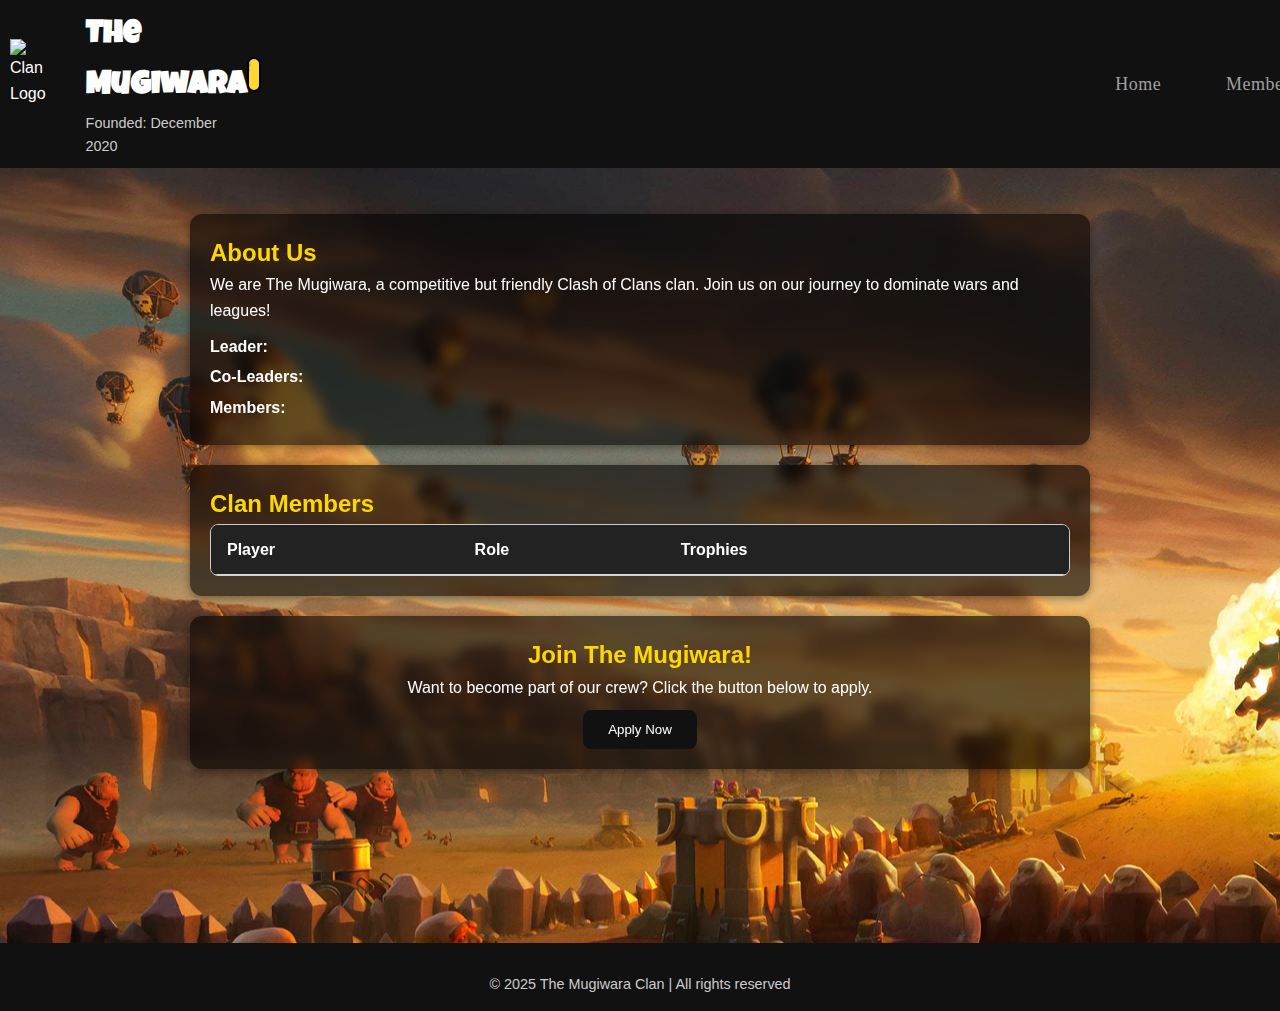
<file: members.html>
<!DOCTYPE html>
<html lang="en">
<head>
  <meta charset="UTF-8">
  <meta name="viewport" content="width=device-width, initial-scale=1.0">
  <title>The Mugiwara Clan</title>
  <link rel="stylesheet" href="assets/css/mstyle.css">
  <link href="https://fonts.googleapis.com/css2?family=Luckiest+Guy&display=swap" rel="stylesheet">

</head>
<body>

<!-- HEADER -->
    <header>
        <img alt="Clan Logo" class="clan-logo" id="clanBadge">

        <div class="clan-header-text">
            <h1>The Mugiwara</h1>
            <p>Founded: December 2020</p>
            
        </div>
        <button class="Join-btn">
          <a class="join-link" href="https://link.clashofclans.com/?action=OpenClanProfile&tag=2L0QRVR2V" target="_blank">
          </a>
          <img class="join-img" src="assets/bar.png">

          <span class="join-us">Join us</span>
          <span class="now">Now</span>
        </button>

        <nav class="navbar">
            <a class="navHead" href="home.html">Home</a> 
            <a class="navHead" href="members.html">Members</a> 
            <a class="navHead" href="rules.html">Rules</a>
        </nav>

        <div class="LogoCoc">
            <img src="assets/coc_logo.png" alt="Clash of Clans Logo">
        </div>

    </header>


  <main><br>
    <!-- ABOUT SECTION -->
    <section class="about">
        <h2>About Us</h2>
        <p>We are The Mugiwara, a competitive but friendly Clash of Clans clan. Join us on our journey to dominate wars and leagues!</p>
        <ul>
        <li><strong>Leader:</strong> <span id="leader"></span></li>
        <li><strong>Co-Leaders:</strong> <span id="co-leaders"></span></li>
        <li><strong>Members:</strong> <span id="members"></span></li>
        </ul>
    </section>

    <section class="clan-members">
  <h2>Clan Members</h2>
  <div class="table-container">
    <table>
      <thead>
        <tr>
          <th>Player</th>
          <th>Role</th>
          <th>Trophies</th>
          <th></th>
        </tr>
      </thead>
      <tbody>
        
      </tbody>
    </table>
  </div>
</section>


    <!-- RECRUIT -->
    <section class="recruit">
        <h2>Join The Mugiwara!</h2>
        <p>Want to become part of our crew? Click the button below to apply.</p>
        <button id="recruit-btn">Apply Now</button>
    </section>
    <br><br><br><br><br><br>
  </main>
  <!-- FOOTER -->
  <footer>
    <p>&copy; 2025 The Mugiwara Clan | All rights reserved</p>
  </footer>

  <script src="assets/js/mscript.js"></script>
  <script src="config.js"></script>
</body>
</html>
</file>
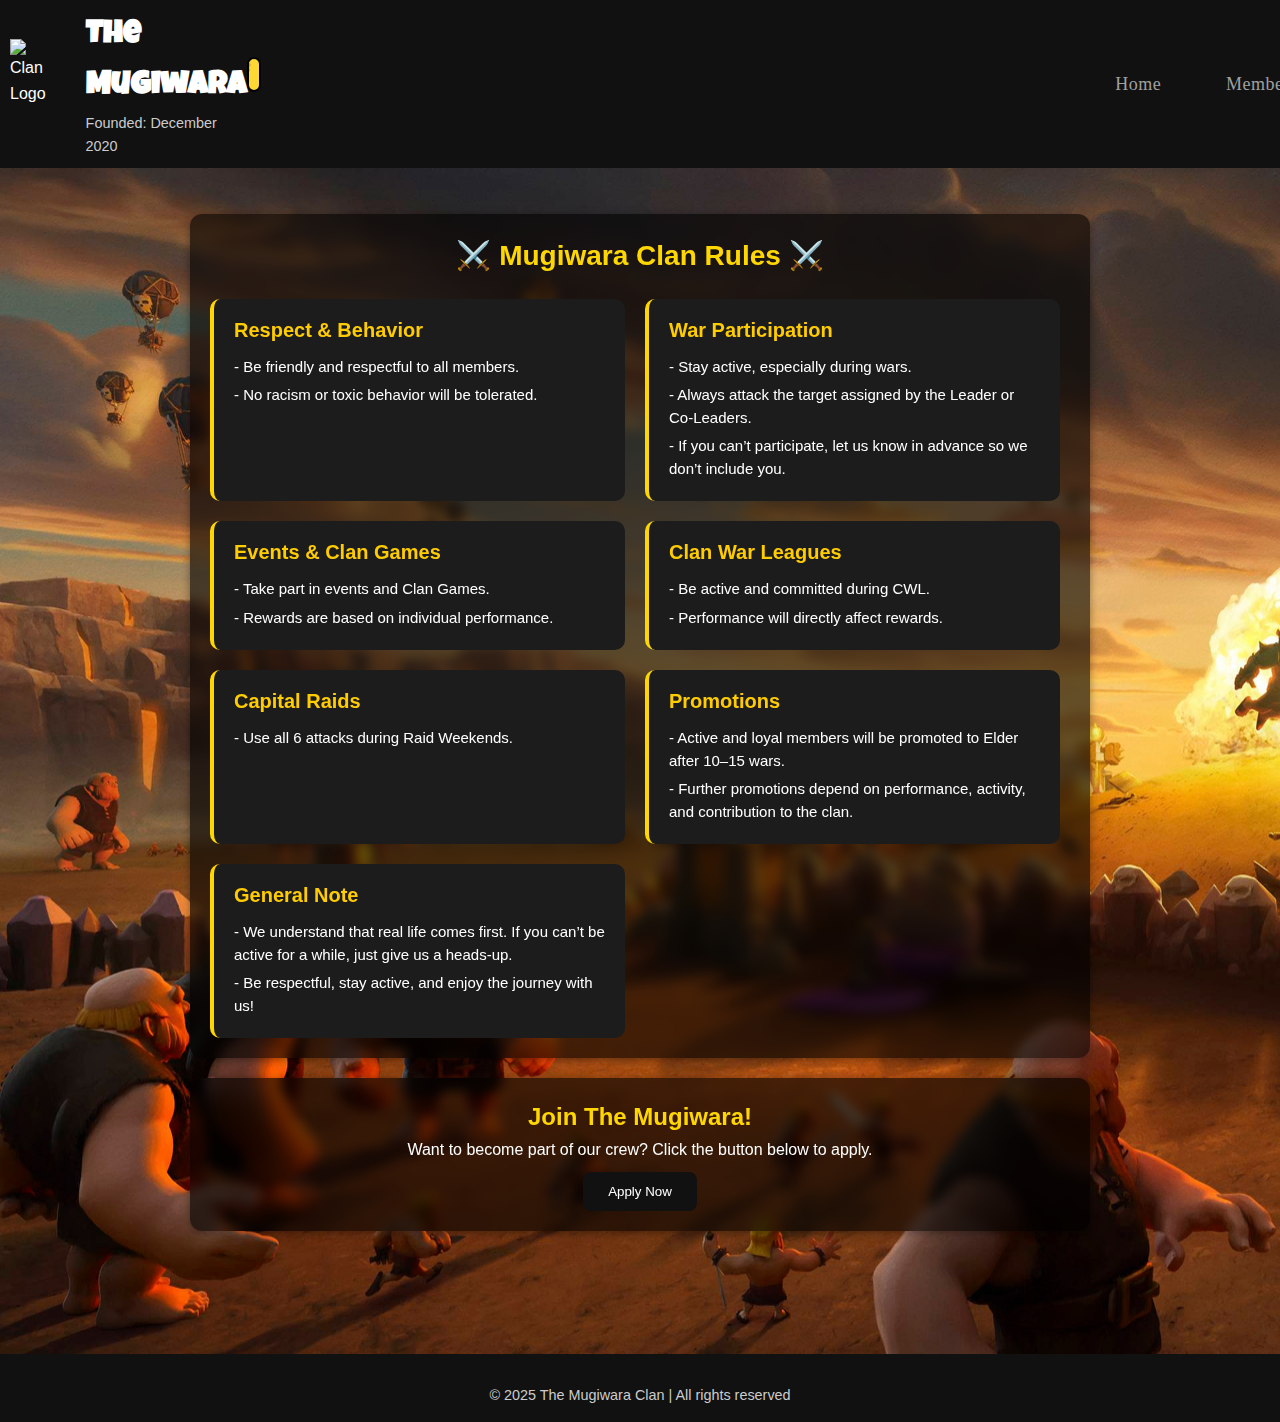
<file: rules.html>
<!DOCTYPE html>
<html lang="en">
<head>
  <meta charset="UTF-8">
  <meta name="viewport" content="width=device-width, initial-scale=1.0">
  <title>The Mugiwara Clan</title>
  <link rel="stylesheet" href="assets/css/style.css">
  <link href="https://fonts.googleapis.com/css2?family=Luckiest+Guy&display=swap" rel="stylesheet">

</head>
<body>

  <!-- HEADER -->
    <header>
        <img alt="Clan Logo" class="clan-logo" id="clanBadge">

        <div class="clan-header-text">
            <h1>The Mugiwara</h1>
            <p>Founded: December 2020</p>
        </div>

        <button class="Join-btn">
          <a class="join-link" href="https://link.clashofclans.com/?action=OpenClanProfile&tag=2L0QRVR2V" target="_blank">
          </a>
          <img class="join-img" src="assets/bar.png">

          <span class="join-us">Join us</span>
          <span class="now">Now</span>
        </button>

        <nav class="navbar">
            <a class="navHead" href="home.html">Home</a> 
            <a class="navHead" href="members.html">Members</a> 
            <a class="navHead" href="rules.html">Rules</a>
        </nav>

        <div class="LogoCoc">
            <img src="assets/coc_logo.png" alt="Clash of Clans Logo">
        </div>
    </header>


  <main><br>
    <!-- ABOUT SECTION -->
     <!--Rules-->


    <section class="clan-rules">
      <h2>⚔️ Mugiwara Clan Rules ⚔️</h2>
      
      <div class="rules-container">
        <div class="rule-box">
          <h3>Respect & Behavior</h3>
          <ul>
            <li>- Be friendly and respectful to all members.</li>
            <li>- No racism or toxic behavior will be tolerated.</li>
          </ul>
        </div>

        <div class="rule-box">
          <h3>War Participation</h3>
          <ul>
            <li>- Stay active, especially during wars.</li>
            <li>- Always attack the target assigned by the Leader or Co-Leaders.</li>
            <li>- If you can’t participate, let us know in advance so we don’t include you.</li>
          </ul>
        </div>

        <div class="rule-box">
          <h3>Events & Clan Games</h3>
          <ul>
            <li>- Take part in events and Clan Games.</li>
            <li>- Rewards are based on individual performance.</li>
          </ul>
        </div>

        <div class="rule-box">
          <h3>Clan War Leagues</h3>
          <ul>
            <li>- Be active and committed during CWL.</li>
            <li>- Performance will directly affect rewards.</li>
          </ul>
        </div>

        <div class="rule-box">
          <h3>Capital Raids</h3>
          <ul>
            <li>- Use all 6 attacks during Raid Weekends.</li>
          </ul>
        </div>

        <div class="rule-box">
          <h3>Promotions</h3>
          <ul>
            <li>- Active and loyal members will be promoted to Elder after 10–15 wars.</li>
            <li>- Further promotions depend on performance, activity, and contribution to the clan.</li>
          </ul>
        </div>

        <div class="rule-box">
          <h3>General Note</h3>
          <ul>
            <li>- We understand that real life comes first. If you can’t be active for a while, just give us a heads-up.</li>
            <li>- Be respectful, stay active, and enjoy the journey with us!</li>
          </ul>
        </div>
      </div>
</section>

    <!-- RECRUIT -->
    <section class="recruit">
        <h2>Join The Mugiwara!</h2>
        <p>Want to become part of our crew? Click the button below to apply.</p>
        <button id="recruit-btn">Apply Now</button>
    </section>
<br><br><br><br>






  </main>
  <!-- FOOTER -->
  <footer>
    <p>&copy; 2025 The Mugiwara Clan | All rights reserved</p>
  </footer>

  <script src="assets/js/script.js"></script>
</body>
</html>
</file>
<file: assets/css/mstyle.css>
/* Reset */
* {
  margin: 0;
  padding: 0;
  box-sizing: border-box;
  font-family: Arial, sans-serif;
}

body {
  background: #f4f4f4;
  color: #222;
  line-height: 1.6;

}
main{
  background-image: url(/assets/BgHome.png) ;
  background-repeat: no-repeat; /* stops repeating */
  margin: 0;
}

header {
  display: flex;
  align-items: center;
  justify-content: space-between; /* push first and last element apart */
  padding: 10px;
  background: #111;
  color: #fff;
}
nav{
    height: 10vh;
    display : flex;
    justify-content: space-evenly;
    min-width: 400px;
    margin: auto;
    align-items: center;
}

.navHead{
    position: relative;
    text-decoration: none;
    font-family: "Roboto", serif;
    color : #a0a0a0;
    font-size: 18px;
    letter-spacing: 0.5px;
    padding: 0 10px;
}

.navHead:before,
.navHead:after{
    content: "";
    position: absolute;
    height: 3px;
    width: 0;
    background-color: #FFD700;
    transition: 0.5s;
}
.navHead:after{
    left : 0 ;
    bottom : -10px;
}

/* a:before{
    right : 0;
    top : -10px;
} */

.navHead:hover{
    color :#ffffff;
}

/* a:hover:before, */ 
.navHead:hover:after {
    width: 100%;
}


a{
    position: relative;
    text-decoration: none;
    font-family: "Roboto", serif;
    color : #a0a0a0;
    font-size: 18px;
    letter-spacing: 0.5px;
    padding: 0 10px;
}

a:before,
a:after{
    content: "";
    position: absolute;
    height: 3px;
    width: 0;
    background-color: #FFD700;
    transition: 0.5s;
}
a:after{
    left : 0 ;
    bottom : -10px;
}

/* a:before{
    right : 0;
    top : -10px;
} */

a:hover{
    color :#ffffff;
}

/* a:hover:before, */ 
a:hover:after {
    width: 100%;
}

.clan-logo {
  width: 80px;
  height: 80px;
}

.clan-header-text {
  margin-left: 20px;
  flex-grow: 1;          /* pushes CoC logo to the far right */
}
.clan-header-text h1{
  font-family: 'Luckiest Guy', cursive;

}



/*Button join us Line 90 - 155 */
.Join-btn {
    display: flex;
    align-items: center;
    justify-content: center;
    gap: 5px;
    padding: 0 10px;
    color: white;
    text-shadow: 2px 2px rgb(116, 116, 116);
    text-transform: uppercase;
    cursor: pointer;
    border: solid 2px black;
    letter-spacing: 1px;
    font-weight: 600;
    font-size: 17px;
    background-color: hsl(49deg 98% 60%);
    border-radius: 8px;
    position: relative;
    overflow: hidden;
    transition: all 0.5s ease;
    height: 35px;
    margin-right: 800px;
    margin-bottom: 20px;
    padding-left: 0;
    gap: 5px;

    }
  
  .Join-btn:active {
    transform: scale(0.9);
    transition: all 100ms ease;
  }
  
  .Join-btn .join-img {
    transition: all 0.5s ease;
    z-index: 2;
  }
  
  .join-us {
    transition: all 0.5s ease;
    transition-delay: 300ms;
  }
  
  .Join-btn:hover .join-img {
    transform: scale(1.5) translate(130%);
  }

  .join-img{
    height: 36px;
    width: 36px;
  }
  
  .now {
    position: absolute;
    left: 0;
    transform: translateX(-100%);
    transition: all 0.5s ease;
    z-index: 2;
  }
  
  .Join-btn:hover .now {
    transform: translateX(10px);
    transition-delay: 300ms;
  }
  
  .Join-btn:hover .join-us {
    transform: translateX(200%);
    transition-delay: 100ms;
  }


.LogoCoc img {
  height: 77.5px;
  width: 150px;
}

.clan-logo {
  width: 90px;
  height: 90px;
  margin-right: 20px;
}

header h1 {
  font-size: 2rem;
  
}

header p {
  font-size: 0.9rem;
  color: #ccc;
}

section {
  background: rgba(0, 0, 0, 0.6); /* dark semi-transparent */
  border-radius: 12px;
  padding: 20px;
  margin: 20px auto;
  max-width: 900px;
  color: #fff;
  box-shadow: 0 2px 8px rgba(0,0,0,0.4);

  /* Optional blur effect for style */
  backdrop-filter: blur(6px);
  -webkit-backdrop-filter: blur(6px);
}


section h2 {
  color: #FFD700;
}

/* About */
.about ul {
  list-style: none;
  margin-top: 10px;
}

.about li {
  margin-bottom: 5px;
}

.clan-members {
  margin-top: 20px;
}

.table-container {
  max-height: 427px;      /* scroll after 800px */
  overflow-y: auto;
  border: 1px solid #ccc;
  border-radius: 8px;
}

table {
  width: 100%;
  border-collapse: collapse;
  min-width: 500px;
}

thead {
  position: sticky;
  top: 0;
  background: #222;
  color: #fff;
  z-index: 2;
}

th, td {
  padding: 12px 16px;
  text-align: left;
  border-bottom: 1px solid #ddd;
}

td:last-child, th:last-child {
  text-align: right; /* trophies aligned right */
}





/* .event-card {
  background: #fafafa;
  padding: 15px;
  border-left: 4px solid #111;
  border-radius: 8px;
} */

/* Recruit */
.recruit {
  text-align: center;
}

#recruit-btn {
  margin-top: 10px;
  padding: 12px 25px;
  background: #111;
  color: #fff;
  border: none;
  border-radius: 8px;
  cursor: pointer;
  transition: background 0.3s;
}

#recruit-btn:hover {
  background: #444;
}

/* Footer */
footer {
  text-align: center;
  padding: 15px;
  background: #111;
  color: #ccc;
  font-size: 0.9rem;
  padding-top: 30px;
}
</file>
<file: assets/css/style.css>
/* Reset */
* {
  margin: 0;
  padding: 0;
  box-sizing: border-box;
  font-family: Arial, sans-serif;
}

body {
  background: #f4f4f4;
  color: #222;
  line-height: 1.6;

}
main{
  background-image: url(/assets/BgHome.png) ;
  background-repeat: no-repeat; /* stops repeating */
  margin: 0;
}

header {
  display: flex;
  align-items: center;
  justify-content: space-between; /* push first and last element apart */
  padding: 10px;
  background: #111;
  color: #fff;
}
nav{
    height: 10vh;
    display : flex;
    justify-content: space-evenly;
    min-width: 400px;
    margin: auto;
    align-items: center;
}

.navHead{
    position: relative;
    text-decoration: none;
    font-family: "Roboto", serif;
    color : #a0a0a0;
    font-size: 18px;
    letter-spacing: 0.5px;
    padding: 0 10px;
}

.navHead:before,
.navHead:after{
    content: "";
    position: absolute;
    height: 3px;
    width: 0;
    background-color: #FFD700;
    transition: 0.5s;
}
.navHead:after{
    left : 0 ;
    bottom : -10px;
}

/* a:before{
    right : 0;
    top : -10px;
} */

.navHead:hover{
    color :#ffffff;
}

/* a:hover:before, */ 
.navHead:hover:after {
    width: 100%;
}

/*Button join us Line 76 - 141 */
.Join-btn {
    display: flex;
    align-items: center;
    justify-content: center;
    padding: 0 10px;
    color: white;
    text-shadow: 2px 2px rgb(116, 116, 116);
    text-transform: uppercase;
    cursor: pointer;
    border: solid 2px black;
    letter-spacing: 1px;
    font-weight: 600;
    font-size: 17px;
    background-color: hsl(49deg 98% 60%);
    border-radius: 8px;
    position: relative;
    overflow: hidden;
    transition: all 0.5s ease;
    height: 35px;
    margin-right: 800px;
    margin-bottom: 20px;
    padding-left: 0;
    gap: 5px;
  }
  
  .Join-btn:active {
    transform: scale(0.9);
    transition: all 100ms ease;
  }
  
  .Join-btn .join-img {
    transition: all 0.5s ease;
    z-index: 2;
  }
  
  .join-us {
    transition: all 0.5s ease;
    transition-delay: 300ms;
  }
  
  .Join-btn:hover .join-img {
    transform: scale(1.5) translate(130%);
  }

  .join-img{
    height: 36px;
    width: 36px;
  }
  
  .now {
    position: absolute;
    left: 0;
    transform: translateX(-100%);
    transition: all 0.5s ease;
    z-index: 2;
  }
  
  .Join-btn:hover .now {
    transform: translateX(10px);
    transition-delay: 300ms;
  }
  
  .Join-btn:hover .join-us {
    transform: translateX(200%);
    transition-delay: 100ms;
  }



a{
    position: relative;
    text-decoration: none;
    font-family: "Roboto", serif;
    color : #a0a0a0;
    font-size: 18px;
    letter-spacing: 0.5px;
    padding: 0 10px;
}

a:before,
a:after{
    content: "";
    position: absolute;
    height: 3px;
    width: 0;
    background-color: #FFD700;
    transition: 0.5s;
}
a:after{
    left : 0 ;
    bottom : -10px;
}

/* a:before{
    right : 0;
    top : -10px;
} */

a:hover{
    color :#ffffff;
}

/* a:hover:before, */ 
a:hover:after {
    width: 100%;
}

.clan-logo {
  width: 80px;
  height: 80px;
}

.clan-header-text {
  margin-left: 20px;
  flex-grow: 1;          /* pushes CoC logo to the far right */
}
.clan-header-text h1{
  font-family: 'Luckiest Guy', cursive;

}


.LogoCoc img {
  height: 77.5px;
  width: 150px;
}

.clan-logo {
  width: 90px;
  height: 90px;
  margin-right: 20px;
}

header h1 {
  font-size: 2rem;
}

header p {
  font-size: 0.9rem;
  color: #ccc;
}

section {
  background: rgba(0, 0, 0, 0.6); /* dark semi-transparent */
  border-radius: 12px;
  padding: 20px;
  margin: 20px auto;
  max-width: 900px;
  color: #fff;
  box-shadow: 0 2px 8px rgba(0,0,0,0.4);

  /* Optional blur effect for style */
  backdrop-filter: blur(6px);
  -webkit-backdrop-filter: blur(6px);
}


section h2 {
  color: #FFD700;
}

/* About */
.about ul {
  list-style: none;
  margin-top: 10px;
}

.about li {
  margin-bottom: 5px;
}

.clan-rules {
  margin-top: 40px;
  padding: 20px;
  background: #111;
  border-radius: 12px;
  color: #fff;
  box-shadow: 0 4px 12px rgba(0,0,0,0.5);
    background: rgba(0, 0, 0, 0.6); /* dark semi-transparent */
  border-radius: 12px;
  padding: 20px;
  margin: 20px auto;
  max-width: 900px;
  color: #fff;
  box-shadow: 0 2px 8px rgba(0,0,0,0.4);

  /* Optional blur effect for style */
  backdrop-filter: blur(6px);
  -webkit-backdrop-filter: blur(6px);
}

.clan-rules h2 {
  text-align: center;
  font-size: 28px;
  margin-bottom: 20px;
  color: #ffd700;
}

.rules-container {
  display: grid;
  grid-template-columns: repeat(auto-fit, minmax(280px, 1fr));
  gap: 20px;
  max-height: 800px; /* scroll if too tall */
  overflow-y: auto;
  padding-right: 10px;
}

.rule-box {
  background: #1c1c1c;
  padding: 15px 20px;
  border-radius: 10px;
  border-left: 4px solid #ffd700;
  transition: transform 0.2s ease;
}

.rule-box:hover {
  transform: translateY(-3px);
}

.rule-box h3 {
  font-size: 20px;
  margin-bottom: 10px;
  color: #ffcc00;
}

.rule-box ul {
  list-style: none;
  padding-left: 0;
}

.rule-box ul li {
  margin: 6px 0;
  font-size: 15px;
  line-height: 1.5;
}






/* .event-card {
  background: #fafafa;
  padding: 15px;
  border-left: 4px solid #111;
  border-radius: 8px;
} */

/* Recruit */
.recruit {
  text-align: center;
}

#recruit-btn {
  margin-top: 10px;
  padding: 12px 25px;
  background: #111;
  color: #fff;
  border: none;
  border-radius: 8px;
  cursor: pointer;
  transition: background 0.3s;
}

#recruit-btn:hover {
  background: #444;
}

/* Footer */
footer {
  text-align: center;
  padding: 15px;
  background: #111;
  color: #ccc;
  font-size: 0.9rem;
  padding-top: 30px;
}
</file>
